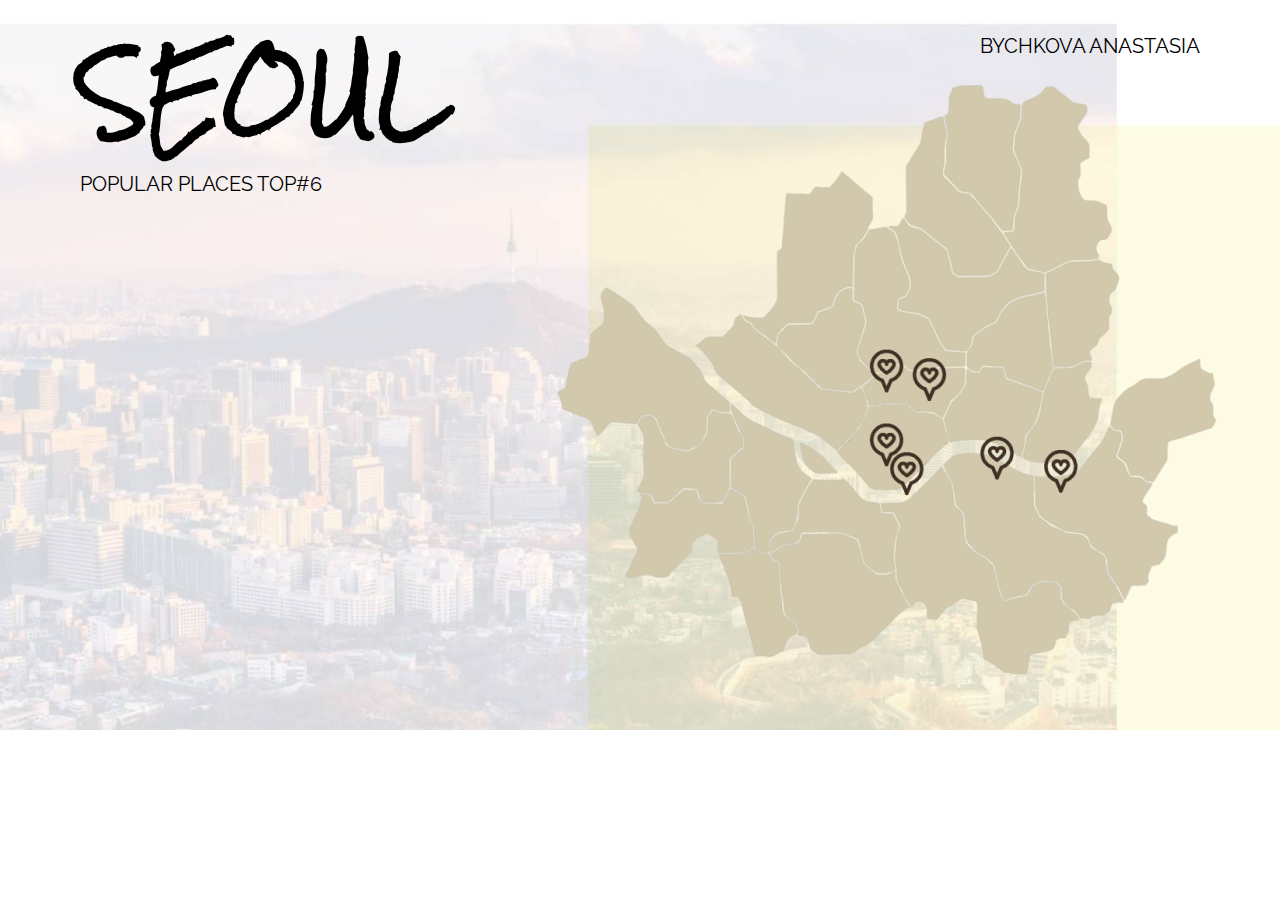
<file: Сеул/index.html>
<html>
<head>
	<meta charset="UTF-8">
	<link rel="stylesheet" href="assets/css/style.css">
<link href="https://fonts.googleapis.com/css2?family=Raleway:wght@400;700&family=Rock+Salt&display=swap" rel="stylesheet">
	<title>Seoul</title>
</head>
<body>
<header class="header">
    <div class="container">
        <div class="header__inner">
            <a class="name__link active" href="https://vk.com/tasi_bav">bychkova anastasia</a>
        </div>
    </div>
</header>
<div class="intro">
    <div class="container">
        <div class="intro__inner">
		<div class="inrto__left">
            <h1 class="intro__title">seoul</h1>
			<a class="top__link active" href="top6.html">popular places top#6</a>
		</div>
		<div class="intro__right">
			<img src="assets/images/map.png" align="left" usemap="#map" alt="Карта">
				<p><map name="map"> 
				<area shape="circle" alt="Дворец Кёнбоккун" 
				coords="350,336, 17" href="Gyeongbokgung.html" title="Дворец Кёнбоккун">
				<area shape="circle" alt="Инсандон" 
				coords="393,344, 17" href="Insandong.html" title="Инсандон">
				<area shape="circle" alt="K-STAR ROAD" 
				coords="461,424, 17" href="K-STAR ROAD.html" title="K-STAR ROAD">
				<area shape="circle" alt="Сеульская телебашня" 
				coords="350,410, 17" href="seoul TV tower.html" title="Сеульская телебашня">
				<area shape="circle" alt="Мост «Фонтан Радуги»" 
				coords="371,439, 17" href="Rainbow Fountain.html" title="Мост «Фонтан Радуги»">
				<area shape="circle" alt="Lotte World" 
				coords="525,436, 17" href="Lotte World.html" title="Lotte World">
				</map></p>
		</div>
        </div>
    </div>
</div>

</body>
</html>
</file>
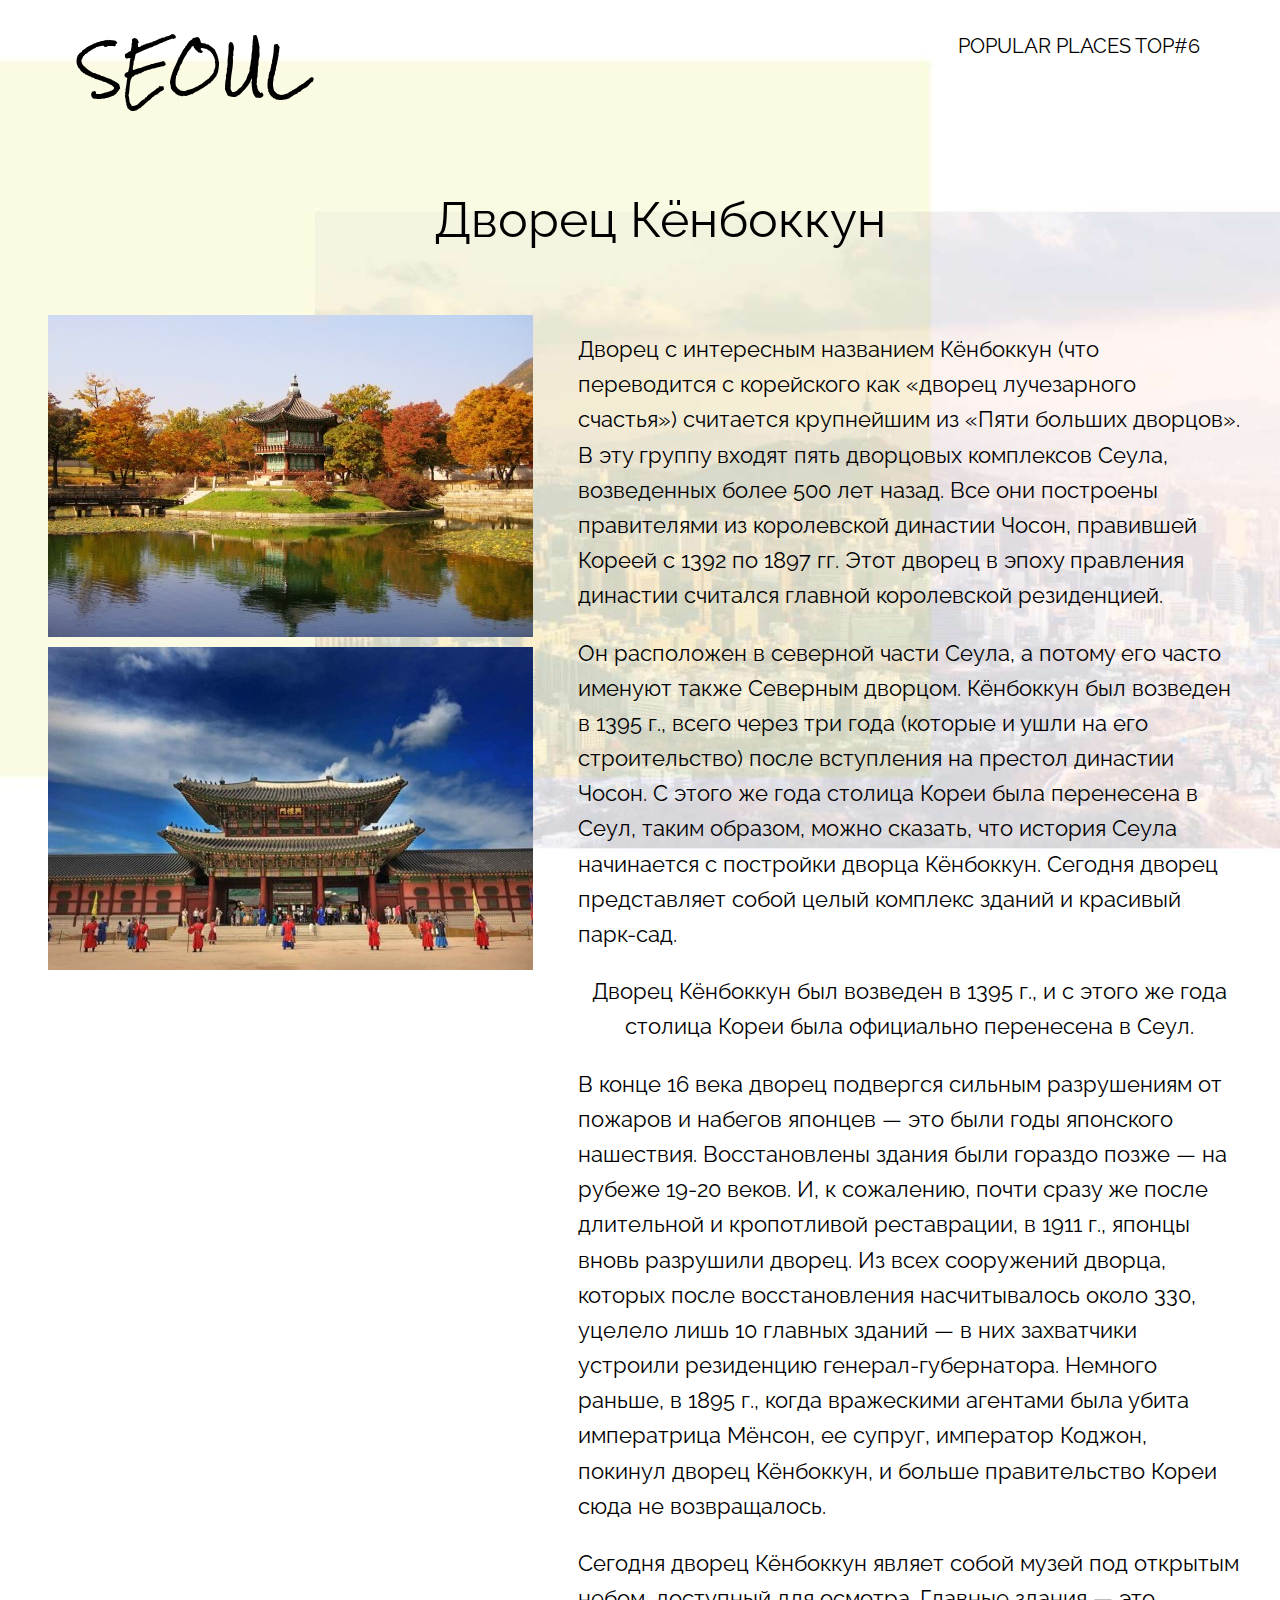
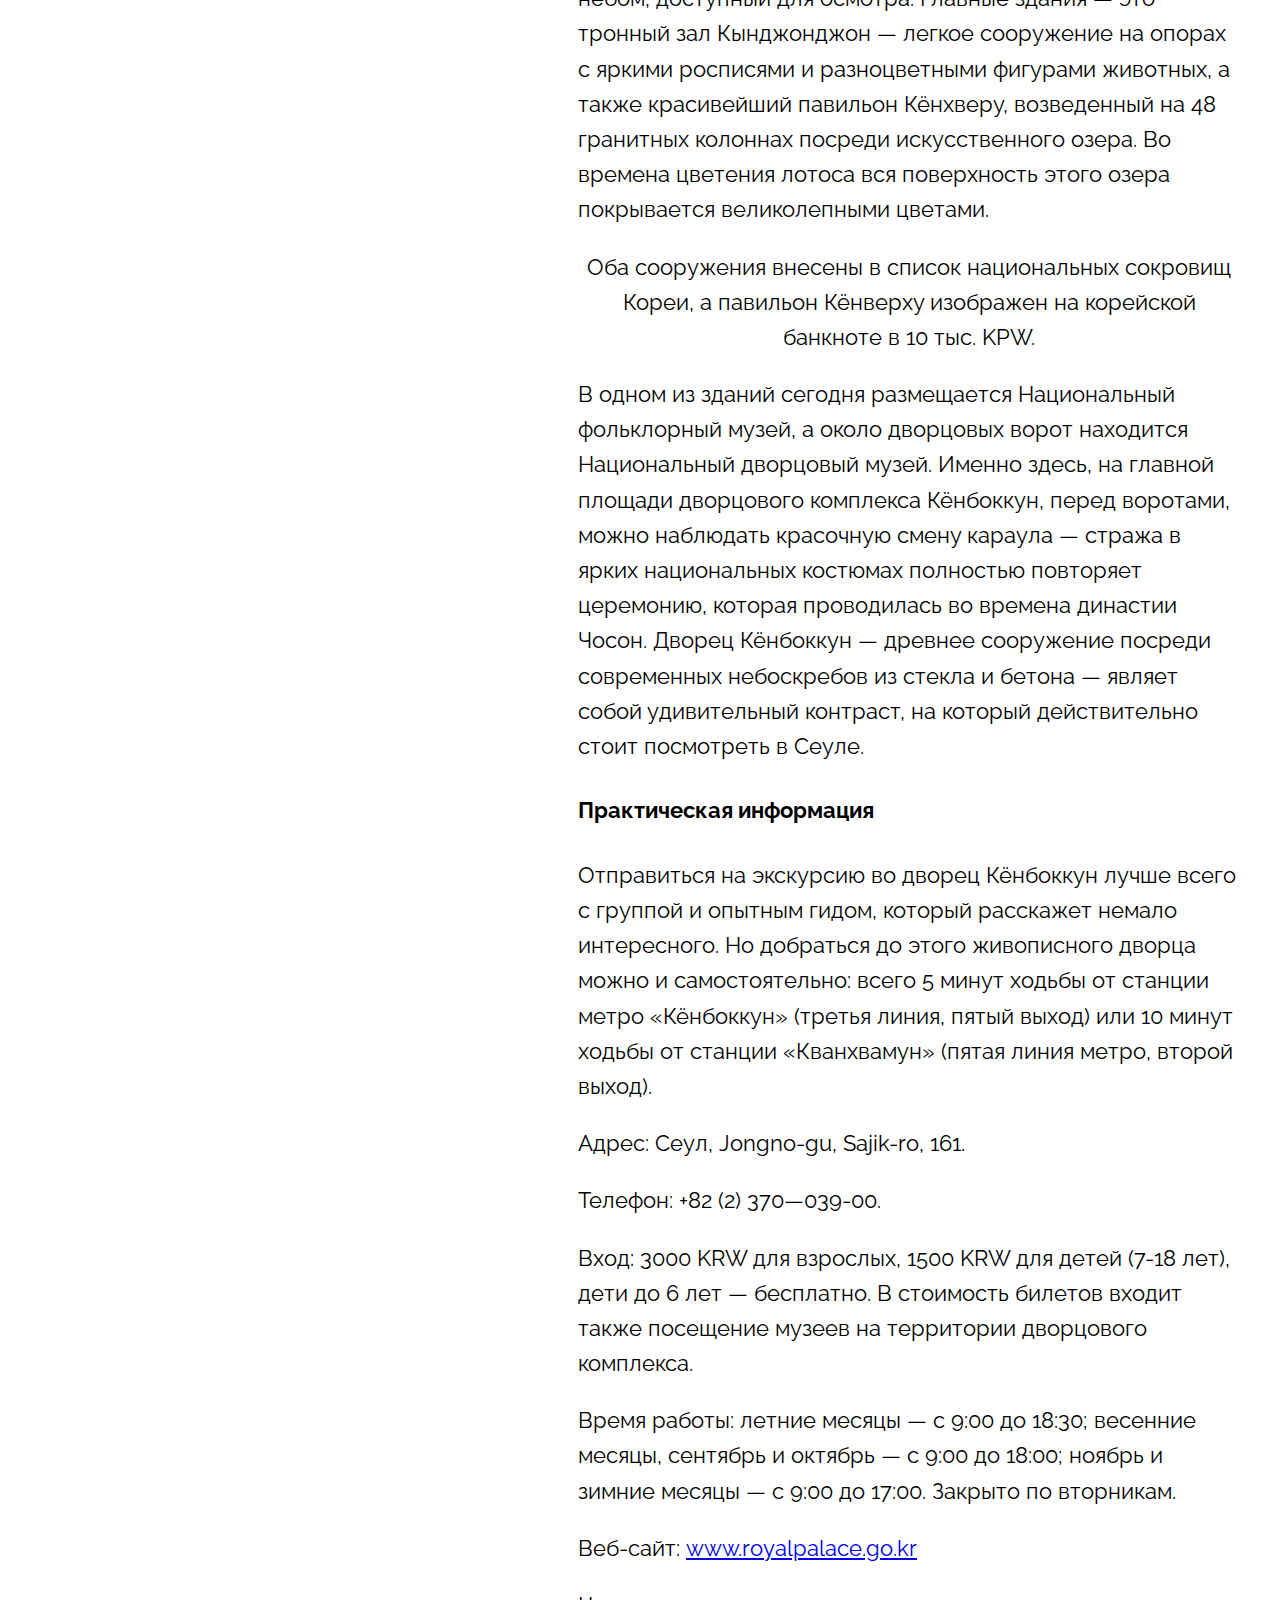
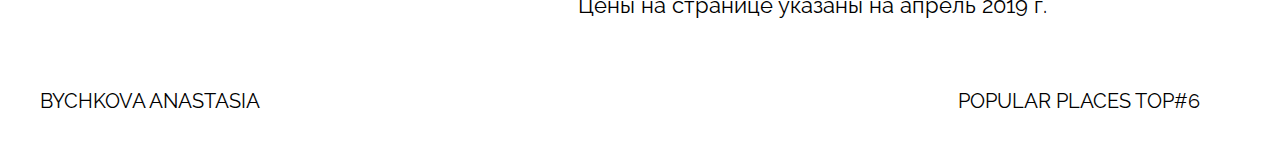
<file: Сеул/Gyeongbokgung.html>
<html>
<head>
	<meta charset="UTF-8">
	<link rel="stylesheet" href="assets/css/style1.css">
	<link href="https://fonts.googleapis.com/css2?family=Raleway:wght@400;700&family=Rock+Salt&display=swap" rel="stylesheet">
	<title>Gyeongbokgung</title>
</head>
<body>
<header class="header">
    <div class="container">
        <div class="header__inner">
            <a class="title__link active" href="index.html" title="На главную">seoul</a>
			<a class="top__link active" href="top6.html">popular places top#6</a>        </div>
    </div>
</header>
<div class="intro">
    <div class="container">
	<p class="titl" align="center" >Дворец Кёнбоккун</p>
        <div class="intro__inner">
		<div class="inrto__left">
            <img class="imag" src="assets/images/g1.jpg" align="right" alt="Дворец Кёнбоккун"></br>
			<img class="imag" src="assets/images/g2.jpg" align="right" alt="Дворец Кёнбоккун">
		</div>
		<div class="intro__right">
		<p>Дворец с интересным названием Кёнбоккун (что переводится с корейского как «дворец лучезарного счастья») считается крупнейшим из «Пяти больших дворцов». В эту группу входят пять дворцовых комплексов Сеула, возведенных более 500 лет назад. Все они построены правителями из королевской династии Чосон, правившей Кореей с 1392 по 1897 гг. Этот дворец в эпоху правления династии считался главной королевской резиденцией.</p>
		<p>Он расположен в северной части Сеула, а потому его часто именуют также Северным дворцом. Кёнбоккун был возведен в 1395 г., всего через три года (которые и ушли на его строительство) после вступления на престол династии Чосон. С этого же года столица Кореи была перенесена в Сеул, таким образом, можно сказать, что история Сеула начинается с постройки дворца Кёнбоккун. Сегодня дворец представляет собой целый комплекс зданий и красивый парк-сад.</p>
		<p align="center">Дворец Кёнбоккун был возведен в 1395 г., и с этого же года столица Кореи была официально перенесена в Сеул.</p>
		<p>В конце 16 века дворец подвергся сильным разрушениям от пожаров и набегов японцев — это были годы японского нашествия. Восстановлены здания были гораздо позже — на рубеже 19-20 веков. И, к сожалению, почти сразу же после длительной и кропотливой реставрации, в 1911 г., японцы вновь разрушили дворец. Из всех сооружений дворца, которых после восстановления насчитывалось около 330, уцелело лишь 10 главных зданий — в них захватчики устроили резиденцию генерал-губернатора. Немного раньше, в 1895 г., когда вражескими агентами была убита императрица Мёнсон, ее супруг, император Коджон, покинул дворец Кёнбоккун, и больше правительство Кореи сюда не возвращалось.</p>
		<p>Сегодня дворец Кёнбоккун являет собой музей под открытым небом, доступный для осмотра. Главные здания — это тронный зал Кынджонджон — легкое сооружение на опорах с яркими росписями и разноцветными фигурами животных, а также красивейший павильон Кёнхверу, возведенный на 48 гранитных колоннах посреди искусственного озера. Во времена цветения лотоса вся поверхность этого озера покрывается великолепными цветами.</p>
		<p align="center">Оба сооружения внесены в список национальных сокровищ Кореи, а павильон Кёнверху изображен на корейской банкноте в 10 тыс. KPW.</p>
		<p>В одном из зданий сегодня размещается Национальный фольклорный музей, а около дворцовых ворот находится Национальный дворцовый музей. Именно здесь, на главной площади дворцового комплекса Кёнбоккун, перед воротами, можно наблюдать красочную смену караула — стража в ярких национальных костюмах полностью повторяет церемонию, которая проводилась во времена династии Чосон. Дворец Кёнбоккун — древнее сооружение посреди современных небоскребов из стекла и бетона — являет собой удивительный контраст, на который действительно стоит посмотреть в Сеуле.</p>
		<h4>Практическая информация</h4>
		<p>Отправиться на экскурсию во дворец Кёнбоккун лучше всего с группой и опытным гидом, который расскажет немало интересного. Но добраться до этого живописного дворца можно и самостоятельно: всего 5 минут ходьбы от станции метро «Кёнбоккун» (третья линия, пятый выход) или 10 минут ходьбы от станции «Кванхвамун» (пятая линия метро, второй выход).</p>
		<p>Адрес: Сеул, Jongno-gu, Sajik-ro, 161.</p>
		<p>Телефон: +82 (2) 370—039-00.</p>
		<p>Вход: 3000 KRW для взрослых, 1500 KRW для детей (7-18 лет), дети до 6 лет — бесплатно. В стоимость билетов входит также посещение музеев на территории дворцового комплекса.</p>
		<p>Время работы: летние месяцы — с 9:00 до 18:30; весенние месяцы, сентябрь и октябрь — с 9:00 до 18:00; ноябрь и зимние месяцы — с 9:00 до 17:00. Закрыто по вторникам.</p>
		<p>Веб-сайт: <a href="http://www.royalpalace.go.kr/">www.royalpalace.go.kr</a></p>
		<p>Цены на странице указаны на апрель 2019 г.</p>

		</div>
        </div>
    </div>
</div>
<div class="down">
	<div class="container">
        <div class="header__inner">
            <a class="name__link active" href="https://vk.com/tasi_bav">bychkova anastasia</a>
			<a class="top__link active" href="top6.html">popular places top#6</a>
        </div>
    </div>
</div>
</body>
</html>
</file>
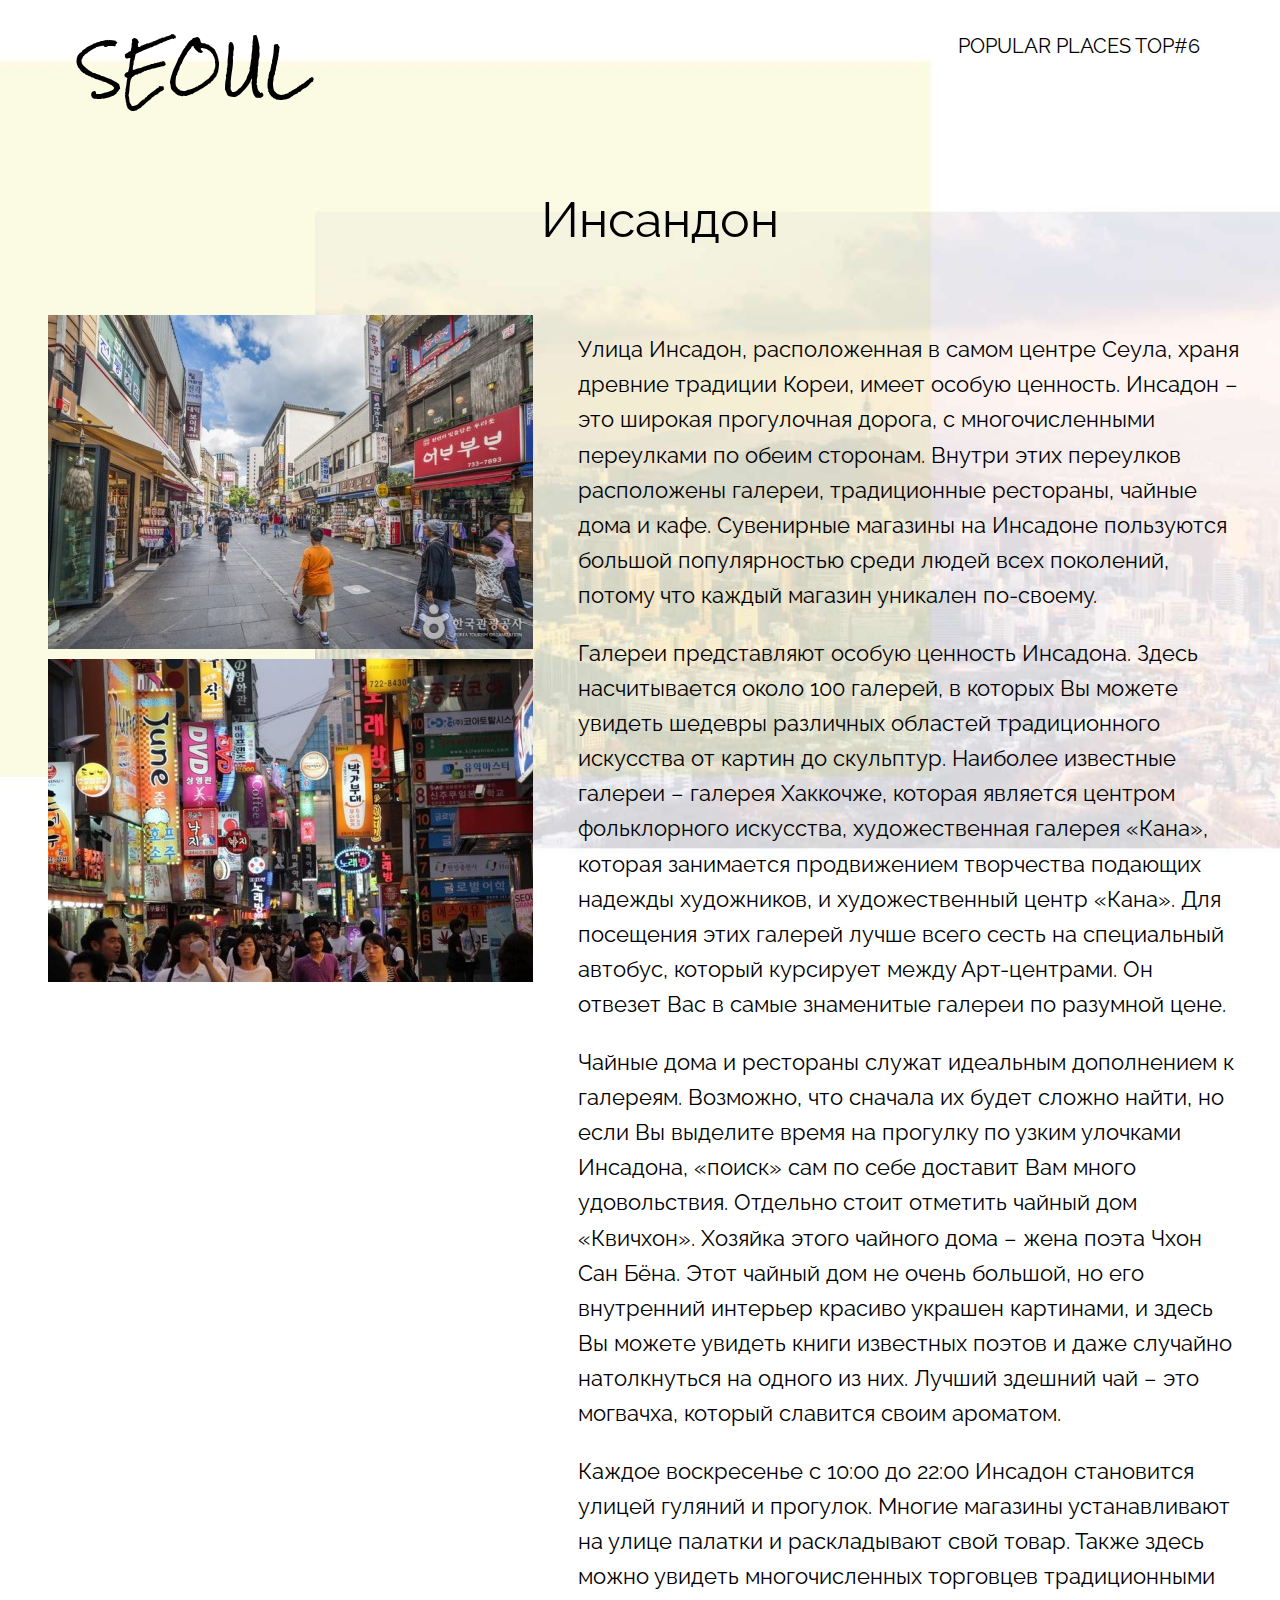
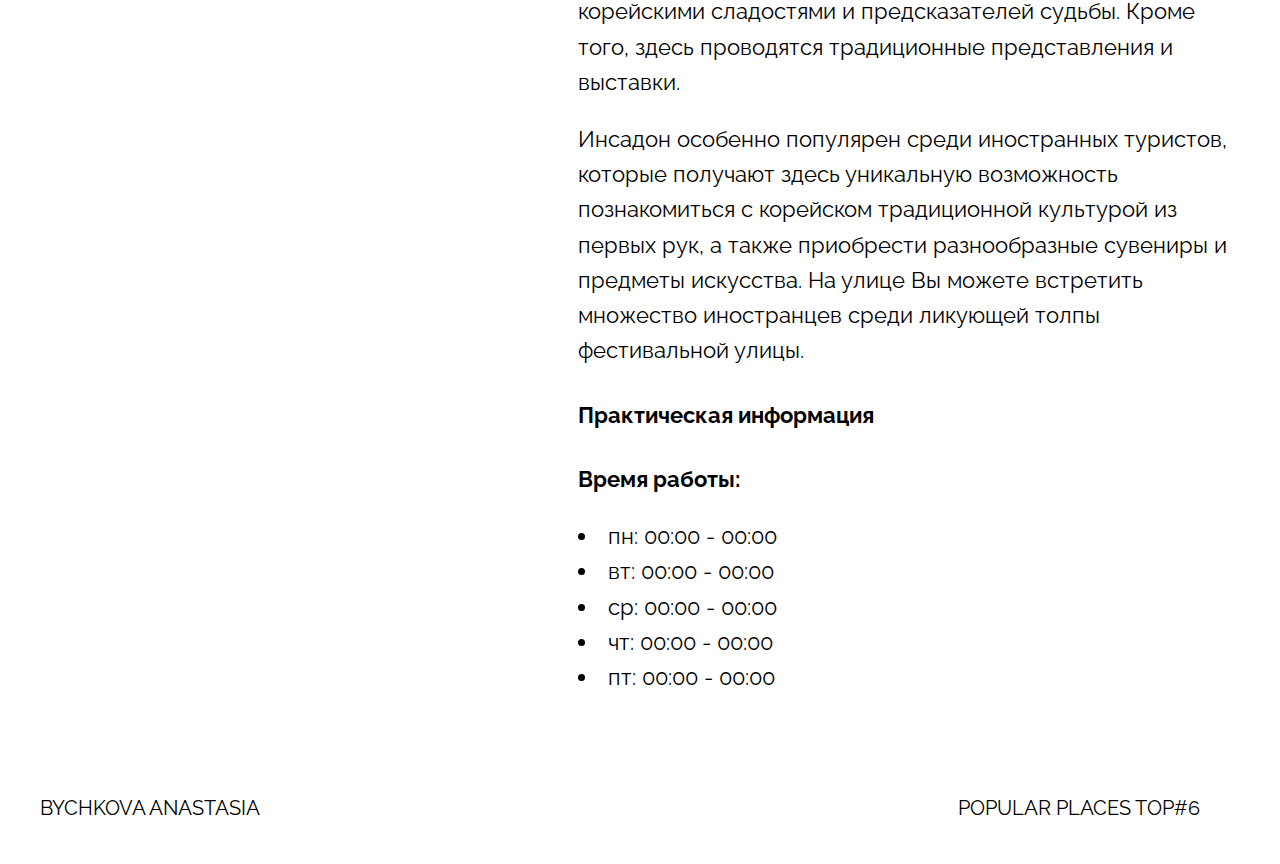
<file: Сеул/Insandong.html>
<html>
<head>
	<meta charset="UTF-8">
	<link rel="stylesheet" href="assets/css/style1.css">
	<link href="https://fonts.googleapis.com/css2?family=Raleway:wght@400;700&family=Rock+Salt&display=swap" rel="stylesheet">
	<title>Insandong</title>
</head>
<body>
<header class="header">
    <div class="container">
        <div class="header__inner">
            <a class="title__link active" href="index.html" title="На главную">seoul</a>
			<a class="top__link active" href="top6.html">popular places top#6</a>        </div>
    </div>
</header>
<div class="intro">
    <div class="container">
	<p class="titl" align="center" >Инсандон</p>
        <div class="intro__inner">
		<div class="inrto__left">
            <img class="imag" src="assets/images/i1.jpg" align="right" alt="Инсандон"></br>
			<img class="imag" src="assets/images/i2.jpg" align="right" alt="Инсандон">
		</div>
		<div class="intro__right">
		<p>Улица Инсадон, расположенная в самом центре Сеула, храня древние традиции Кореи, имеет особую ценность. Инсадон – это широкая прогулочная дорога, с многочисленными переулками по обеим сторонам. Внутри этих переулков расположены галереи, традиционные рестораны, чайные дома и кафе. Сувенирные магазины на Инсадоне пользуются большой популярностью среди людей всех поколений, потому что каждый магазин уникален по-своему.</p>
		<p>Галереи представляют особую ценность Инсадона. Здесь насчитывается около 100 галерей, в которых Вы можете увидеть шедевры различных областей традиционного искусства от картин до скульптур. Наиболее известные галереи – галерея Хаккочже, которая является центром фольклорного искусства, художественная галерея «Кана», которая занимается продвижением творчества подающих надежды художников, и художественный центр «Кана». Для посещения этих галерей лучше всего сесть на специальный автобус, который курсирует между Арт-центрами. Он отвезет Вас в самые знаменитые галереи по разумной цене.</p>
		<p>Чайные дома и рестораны служат идеальным дополнением к галереям. Возможно, что сначала их будет сложно найти, но если Вы выделите время на прогулку по узким улочками Инсадона, «поиск» сам по себе доставит Вам много удовольствия. Отдельно стоит отметить чайный дом «Квичхон». Хозяйка этого чайного дома – жена поэта Чхон Сан Бёна. Этот чайный дом не очень большой, но его внутренний интерьер красиво украшен картинами, и здесь Вы можете увидеть книги известных поэтов и даже случайно натолкнуться на одного из них. Лучший здешний чай – это могвачха, который славится своим ароматом.</p>
		<p>Каждое воскресенье с 10:00 до 22:00 Инсадон становится улицей гуляний и прогулок. Многие магазины устанавливают на улице палатки и раскладывают свой товар. Также здесь можно увидеть многочисленных торговцев традиционными корейскими сладостями и предсказателей судьбы. Кроме того, здесь проводятся традиционные представления и выставки.</p>
		<p>Инсадон особенно популярен среди иностранных туристов, которые получают здесь уникальную возможность познакомиться с корейском традиционной культурой из первых рук, а также приобрести разнообразные сувениры и предметы искусства. На улице Вы можете встретить множество иностранцев среди ликующей толпы фестивальной улицы.</p>
		<h4>Практическая информация</h4>
		<p> <b>Время работы:</b><br>           		         			<li>пн: 00:00 - 00:00</li>          		         			<li>вт: 00:00 - 00:00</li>          		         			<li>ср: 00:00 - 00:00</li>          		         			<li>чт: 00:00 - 00:00</li>          		         			<li>пт: 00:00 - 00:00</li><br></p>

		</div>
        </div>
    </div>
</div>
<div class="down">
	<div class="container">
        <div class="header__inner">
            <a class="name__link active" href="https://vk.com/tasi_bav">bychkova anastasia</a>
			<a class="top__link active" href="top6.html">popular places top#6</a>
        </div>
    </div>
</div>
</body>
</html>
</file>
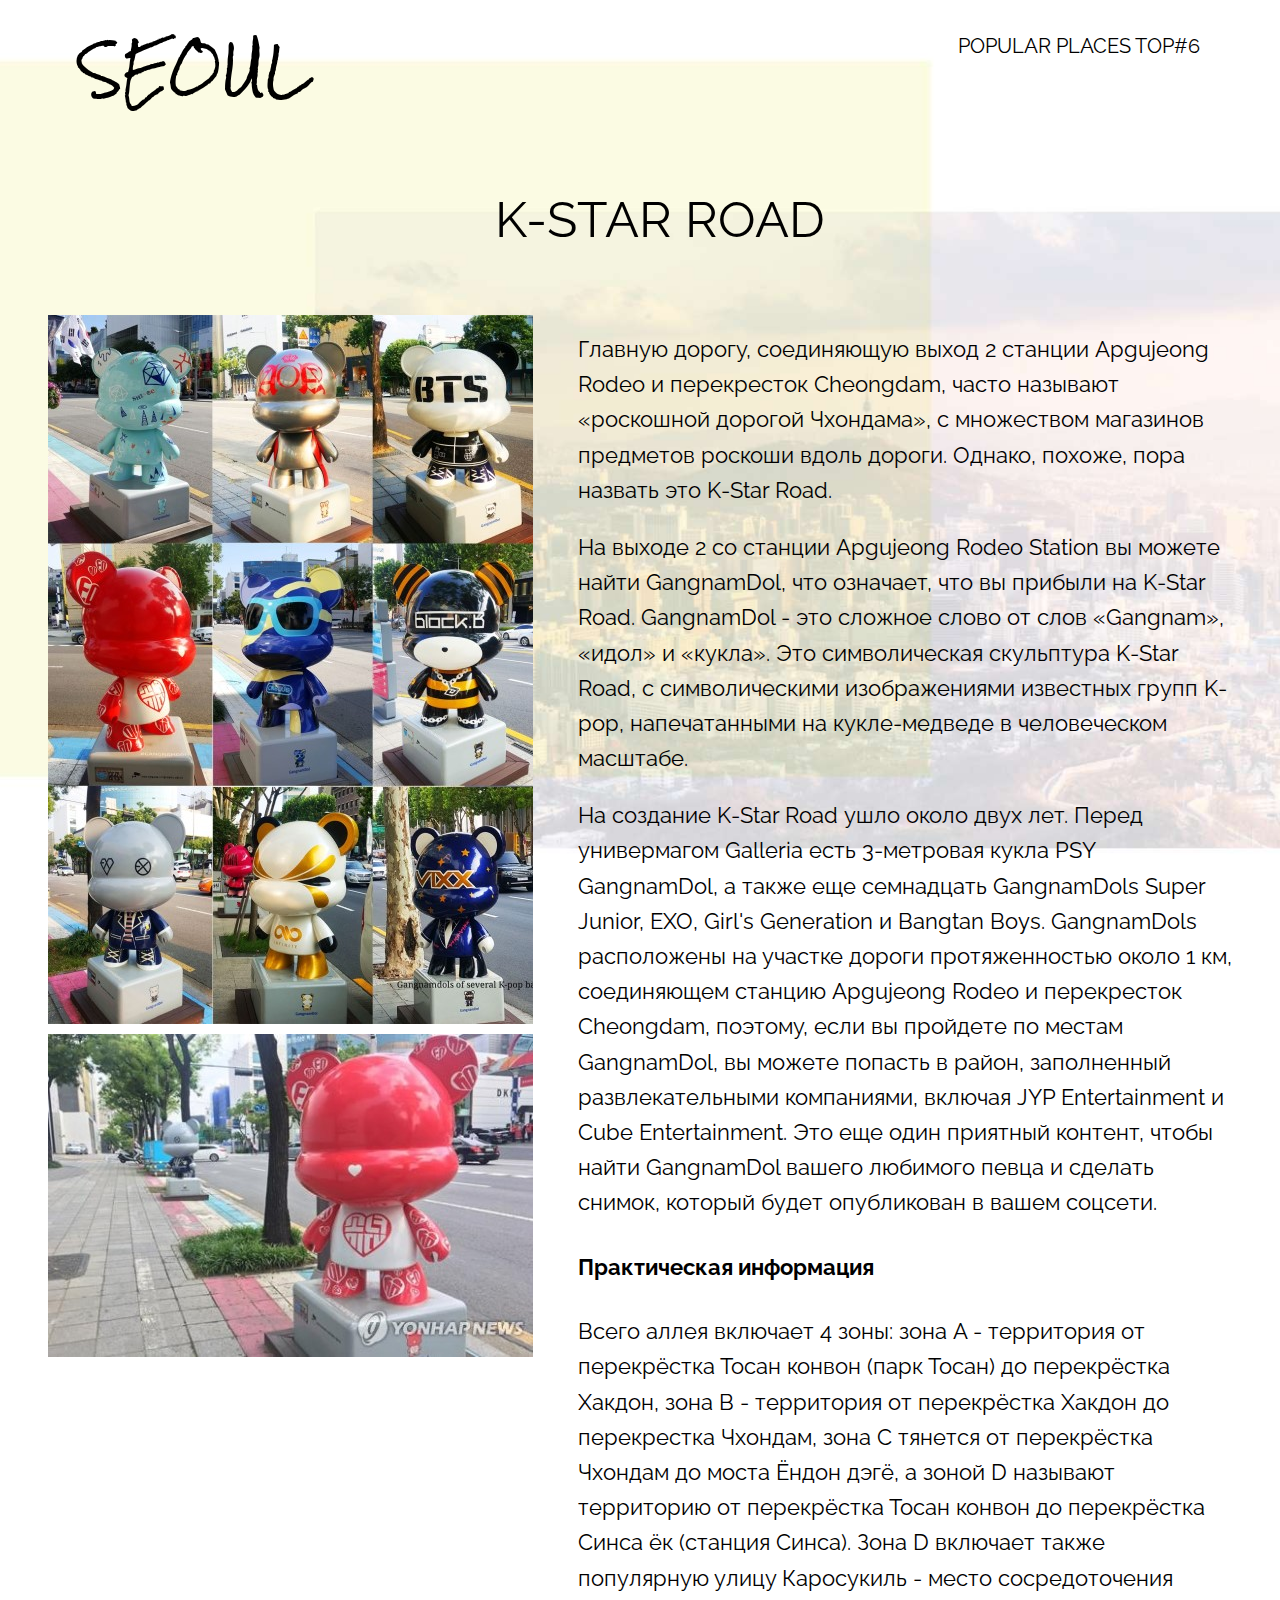
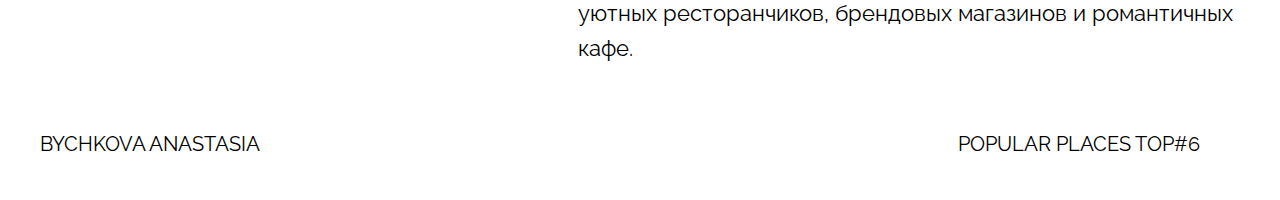
<file: Сеул/K-STAR ROAD.html>
<html>
<head>
	<meta charset="UTF-8">
	<link rel="stylesheet" href="assets/css/style1.css">
	<link href="https://fonts.googleapis.com/css2?family=Raleway:wght@400;700&family=Rock+Salt&display=swap" rel="stylesheet">
	<title>K-STAR ROAD</title>
</head>
<body>
<header class="header">
    <div class="container">
        <div class="header__inner">
            <a class="title__link active" href="index.html" title="На главную">seoul</a>
			<a class="top__link active" href="top6.html">popular places top#6</a>        </div>
    </div>
</header>
<div class="intro">
    <div class="container">
	<p class="titl" align="center" >K-STAR ROAD</p>
        <div class="intro__inner">
		<div class="inrto__left">
            <img class="imag" src="assets/images/k1.jpg" align="right" alt="K-STAR ROAD"></br>
			<img class="imag" src="assets/images/k2.jpg" align="right" alt="K-STAR ROAD">
		</div>
		<div class="intro__right">
		<p>Главную дорогу, соединяющую выход 2 станции Apgujeong Rodeo и перекресток Cheongdam, часто называют «роскошной дорогой Чхондама», с множеством магазинов предметов роскоши вдоль дороги. Однако, похоже, пора назвать это K-Star Road.</p>
		<p>На выходе 2 со станции Apgujeong Rodeo Station вы можете найти GangnamDol, что означает, что вы прибыли на K-Star Road. GangnamDol - это сложное слово от слов «Gangnam», «идол» и «кукла». Это символическая скульптура K-Star Road, с символическими изображениями известных групп K-pop, напечатанными на кукле-медведе в человеческом масштабе.</p>

		<p>На создание K-Star Road ушло около двух лет. Перед универмагом Galleria есть 3-метровая кукла PSY GangnamDol, а также еще семнадцать GangnamDols Super Junior, EXO, Girl's Generation и Bangtan Boys. GangnamDols расположены на участке дороги протяженностью около 1 км, соединяющем станцию ​​Apgujeong Rodeo и перекресток Cheongdam, поэтому, если вы пройдете по местам GangnamDol, вы можете попасть в район, заполненный развлекательными компаниями, включая JYP Entertainment и Cube Entertainment. Это еще один приятный контент, чтобы найти GangnamDol вашего любимого певца и сделать снимок, который будет опубликован в вашем соцсети.</p>
		<h4>Практическая информация</h4>
		<p>Всего аллея включает 4 зоны: зона A - территория от перекрёстка Тосан конвон (парк Тосан) до перекрёстка Хакдон, зона B - территория от перекрёстка Хакдон до перекрестка Чхондам, зона C тянется от перекрёстка Чхондам до моста Ёндон дэгё, а зоной D называют территорию от перекрёстка Тосан конвон до перекрёстка Синса ёк (станция Синса). Зона D включает также популярную улицу Каросукиль - место сосредоточения уютных ресторанчиков, брендовых магазинов и романтичных кафе.</p>

		</div>
        </div>
    </div>
</div>
<div class="down">
	<div class="container">
        <div class="header__inner">
            <a class="name__link active" href="https://vk.com/tasi_bav">bychkova anastasia</a>
			<a class="top__link active" href="top6.html">popular places top#6</a>
        </div>
    </div>
</div>
</body>
</html>
</file>
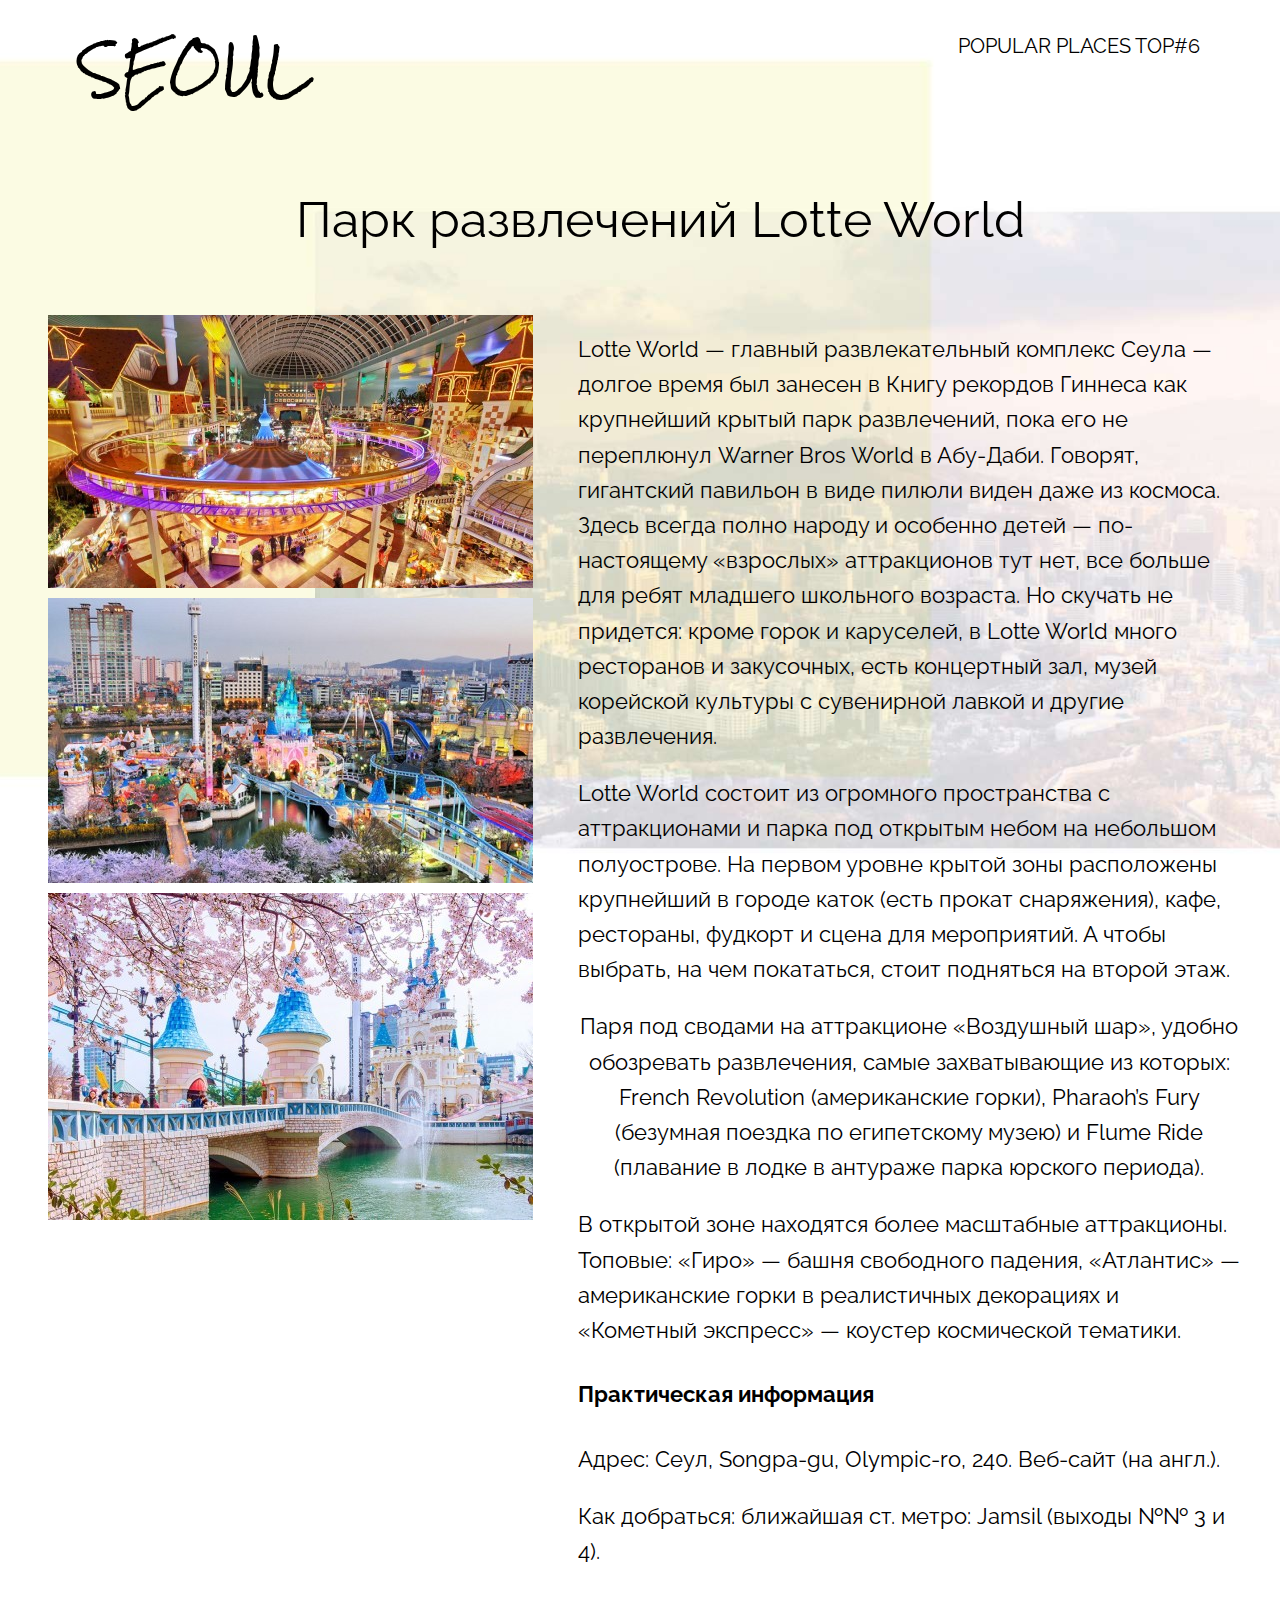
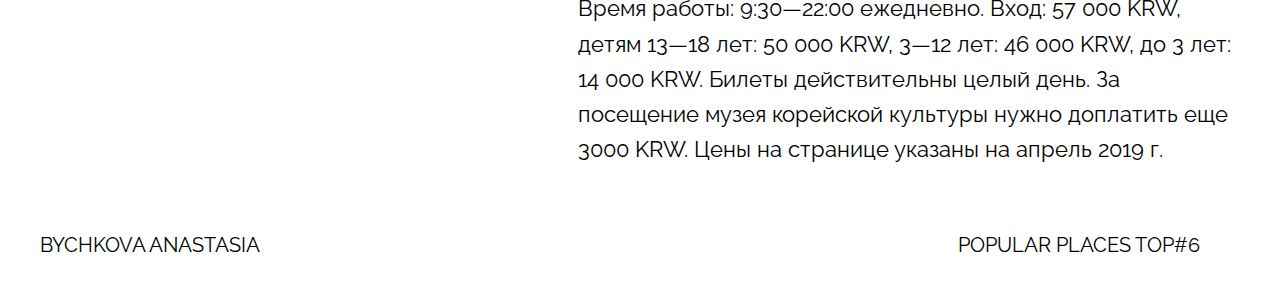
<file: Сеул/Lotte World.html>
<html>
<head>
	<meta charset="UTF-8">
	<link rel="stylesheet" href="assets/css/style1.css">
	<link href="https://fonts.googleapis.com/css2?family=Raleway:wght@400;700&family=Rock+Salt&display=swap" rel="stylesheet">
	<title>Lotte World</title>
</head>
<body>
<header class="header">
    <div class="container">
        <div class="header__inner">
            <a class="title__link active" href="index.html" title="На главную">seoul</a>
			<a class="top__link active" href="top6.html">popular places top#6</a>        </div>
    </div>
</header>
<div class="intro">
    <div class="container">
	<p class="titl" align="center" >Парк развлечений Lotte World</p>
        <div class="intro__inner">
		<div class="inrto__left">
            <img class="imag" src="assets/images/l1.jpg" align="right" alt="Парк развлечений Lotte World"></br>
			<img class="imag" src="assets/images/l2.jpg" align="right" alt="Парк развлечений Lotte World">
			<img class="imag" src="assets/images/l3.jpg" align="right" alt="Парк развлечений Lotte World"></br>

		</div>
		<div class="intro__right">
		<p>Lotte World — главный развлекательный комплекс Сеула — долгое время был занесен в Книгу рекордов Гиннеса как крупнейший крытый парк развлечений, пока его не переплюнул Warner Bros World в Абу-Даби. Говорят, гигантский павильон в виде пилюли виден даже из космоса. Здесь всегда полно народу и особенно детей — по-настоящему «взрослых» аттракционов тут нет, все больше для ребят младшего школьного возраста. Но скучать не придется: кроме горок и каруселей, в Lotte World много ресторанов и закусочных, есть концертный зал, музей корейской культуры с сувенирной лавкой и другие развлечения.</p>
		<p>Lotte World состоит из огромного пространства с аттракционами и парка под открытым небом на небольшом полуострове. На первом уровне крытой зоны расположены крупнейший в городе каток (есть прокат снаряжения), кафе, рестораны, фудкорт и сцена для мероприятий. А чтобы выбрать, на чем покататься, стоит подняться на второй этаж.</p>
		<p align="center">Паря под сводами на аттракционе «Воздушный шар», удобно обозревать развлечения, самые захватывающие из которых: French Revolution (американские горки), Pharaoh’s Fury (безумная поездка по египетскому музею) и Flume Ride (плавание в лодке в антураже парка юрского периода).</p>
		<p>В открытой зоне находятся более масштабные аттракционы. Топовые: «Гиро» — башня свободного падения, «Атлантис» — американские горки в реалистичных декорациях и «Кометный экспресс» — коустер космической тематики.</p>
		<h4>Практическая информация</h4>
		<p>Адрес: Сеул, Songpa-gu, Olympic-ro, 240. Веб-сайт (на англ.).</p>
		<p>Как добраться: ближайшая ст. метро: Jamsil (выходы №№ 3 и 4).</p>
		<p>Время работы: 9:30—22:00 ежедневно. Вход: 57 000 KRW, детям 13—18 лет: 50 000 KRW, 3—12 лет: 46 000 KRW, до 3 лет: 14 000 KRW. Билеты действительны целый день. За посещение музея корейской культуры нужно доплатить еще 3000 KRW. Цены на странице указаны на апрель 2019 г.</p>

		</div>
        </div>
    </div>
</div>
<div class="down">
	<div class="container">
        <div class="header__inner">
            <a class="name__link active" href="https://vk.com/tasi_bav">bychkova anastasia</a>
			<a class="top__link active" href="top6.html">popular places top#6</a>
        </div>
    </div>
</div>
</body>
</html>
</file>
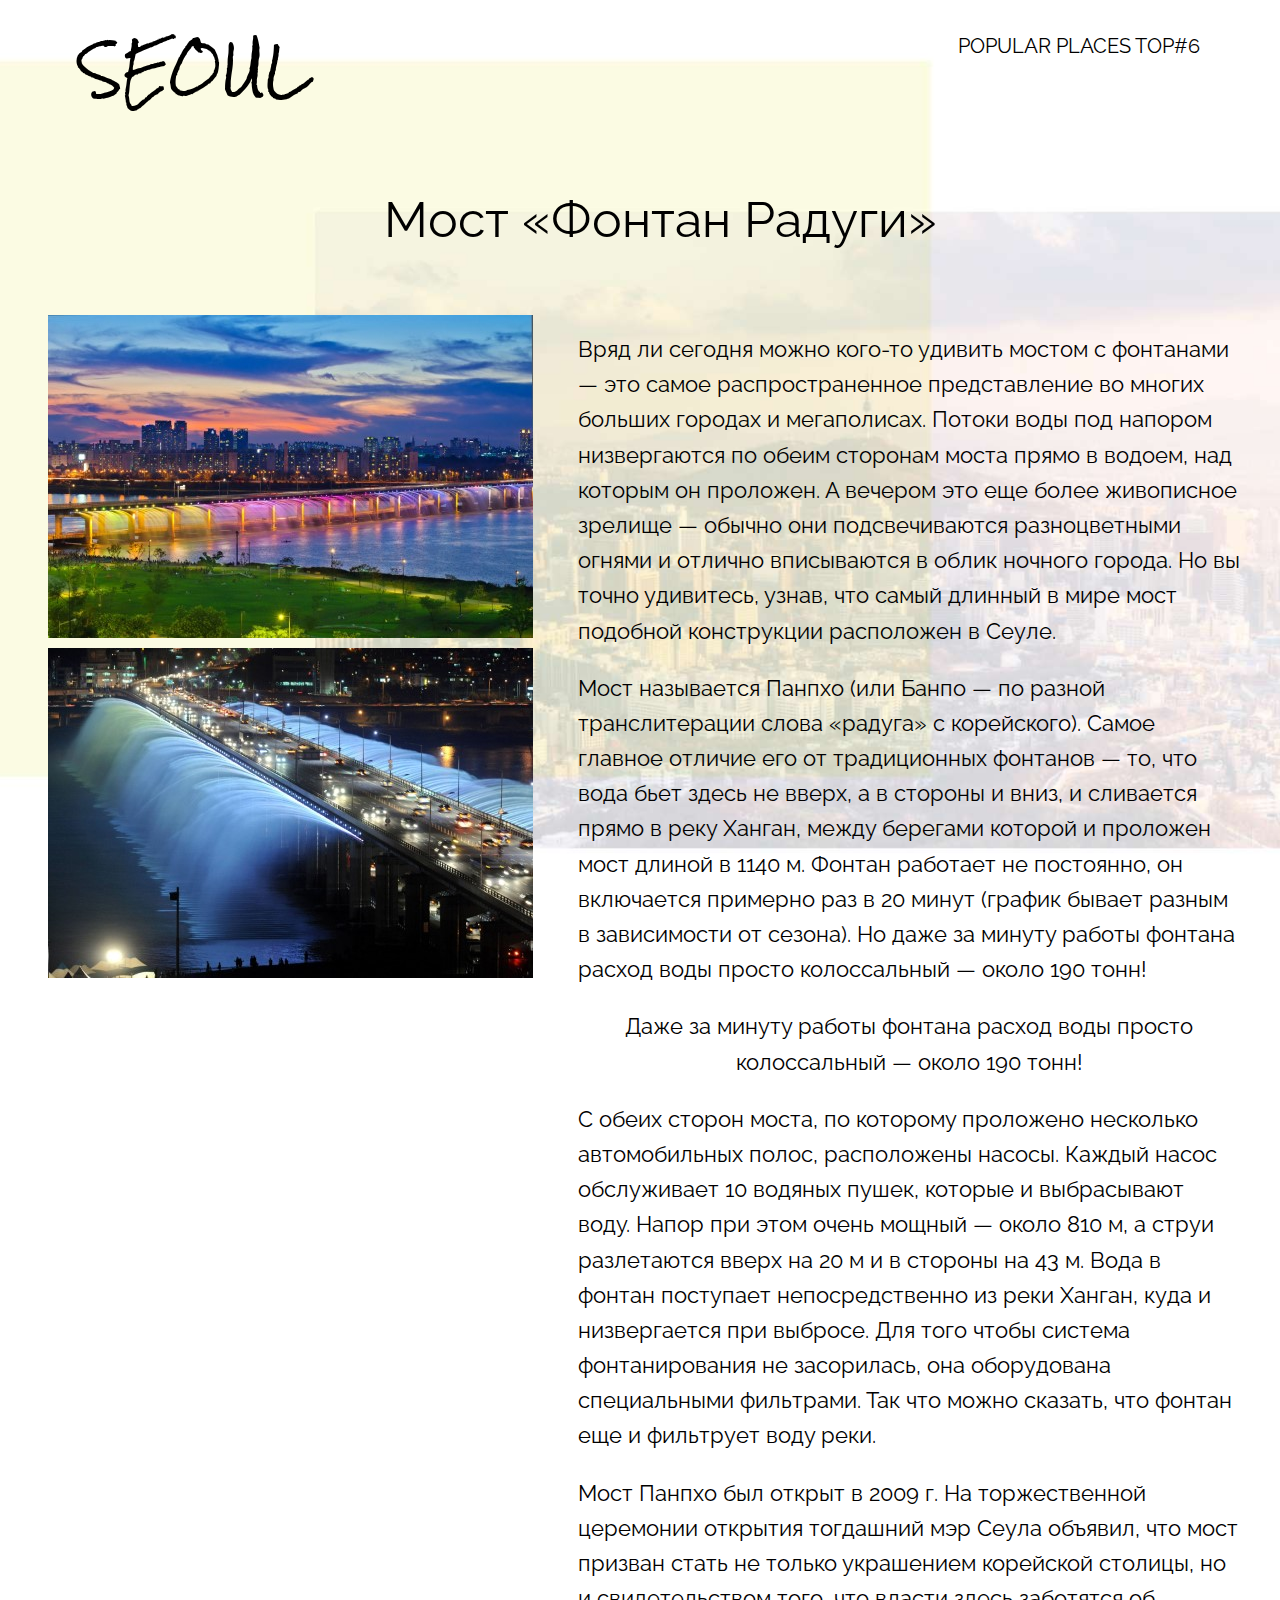
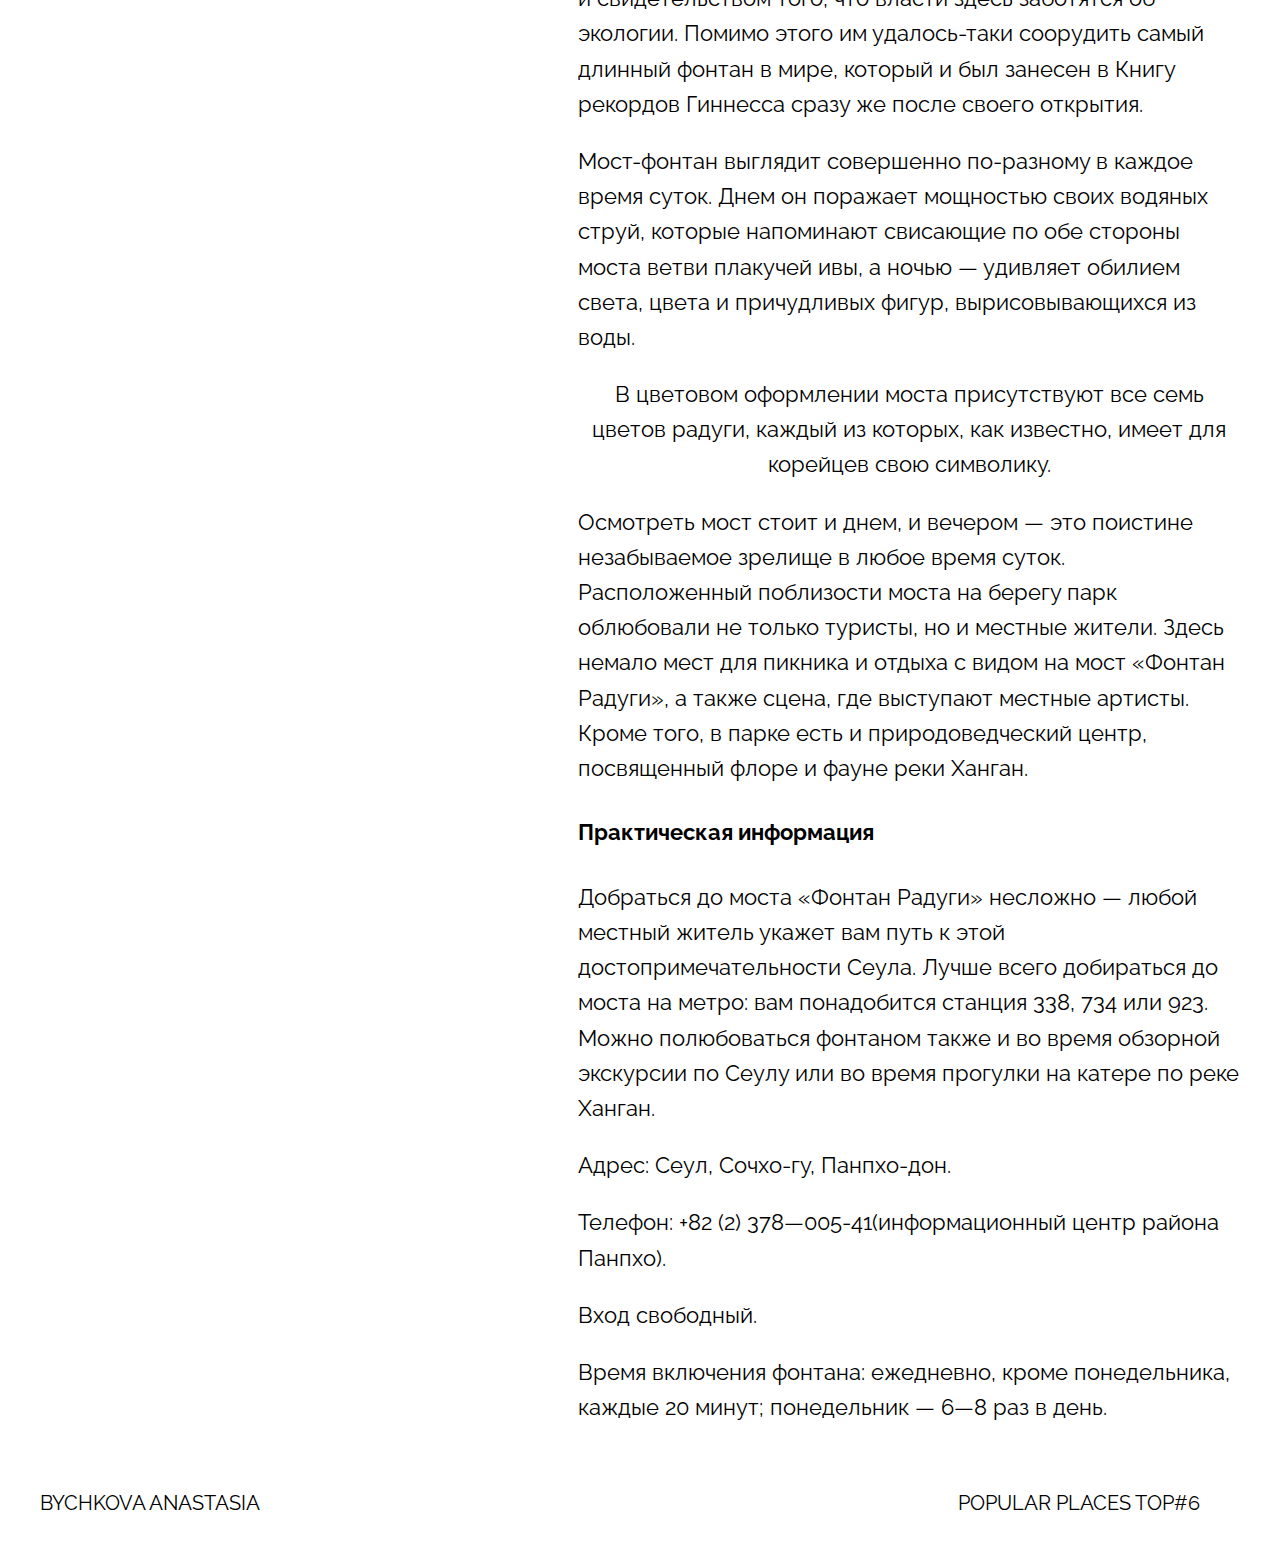
<file: Сеул/Rainbow Fountain.html>
<html>
<head>
	<meta charset="UTF-8">
	<link rel="stylesheet" href="assets/css/style1.css">
	<link href="https://fonts.googleapis.com/css2?family=Raleway:wght@400;700&family=Rock+Salt&display=swap" rel="stylesheet">
	<title>Rainbow Fountain</title>
</head>
<body>
<header class="header">
    <div class="container">
        <div class="header__inner">
            <a class="title__link active" href="index.html" title="На главную">seoul</a>
			<a class="top__link active" href="top6.html">popular places top#6</a>        </div>
    </div>
</header>
<div class="intro">
    <div class="container">
	<p class="titl" align="center" >Мост «Фонтан Радуги»</p>
        <div class="intro__inner">
		<div class="inrto__left">
            <img class="imag" src="assets/images/r1.jpg" align="right" alt="Мост «Фонтан Радуги»"></br>
			<img class="imag" src="assets/images/r2.jpg" align="right" alt="Мост «Фонтан Радуги»">
		</div>
		<div class="intro__right">
		<p>Вряд ли сегодня можно кого-то удивить мостом с фонтанами — это самое распространенное представление во многих больших городах и мегаполисах. Потоки воды под напором низвергаются по обеим сторонам моста прямо в водоем, над которым он проложен. А вечером это еще более живописное зрелище — обычно они подсвечиваются разноцветными огнями и отлично вписываются в облик ночного города. Но вы точно удивитесь, узнав, что самый длинный в мире мост подобной конструкции расположен в Сеуле.</p>
		<p>Мост называется Панпхо (или Банпо — по разной транслитерации слова «радуга» с корейского). Самое главное отличие его от традиционных фонтанов — то, что вода бьет здесь не вверх, а в стороны и вниз, и сливается прямо в реку Ханган, между берегами которой и проложен мост длиной в 1140 м. Фонтан работает не постоянно, он включается примерно раз в 20 минут (график бывает разным в зависимости от сезона). Но даже за минуту работы фонтана расход воды просто колоссальный — около 190 тонн!</p>
		<p align="center">Даже за минуту работы фонтана расход воды просто колоссальный — около 190 тонн!</p>
		<p>С обеих сторон моста, по которому проложено несколько автомобильных полос, расположены насосы. Каждый насос обслуживает 10 водяных пушек, которые и выбрасывают воду. Напор при этом очень мощный — около 810 м, а струи разлетаются вверх на 20 м и в стороны на 43 м. Вода в фонтан поступает непосредственно из реки Ханган, куда и низвергается при выбросе. Для того чтобы система фонтанирования не засорилась, она оборудована специальными фильтрами. Так что можно сказать, что фонтан еще и фильтрует воду реки.</p>
		<p>Мост Панпхо был открыт в 2009 г. На торжественной церемонии открытия тогдашний мэр Сеула объявил, что мост призван стать не только украшением корейской столицы, но и свидетельством того, что власти здесь заботятся об экологии. Помимо этого им удалось-таки соорудить самый длинный фонтан в мире, который и был занесен в Книгу рекордов Гиннесса сразу же после своего открытия.</p>
		<p>Мост-фонтан выглядит совершенно по-разному в каждое время суток. Днем он поражает мощностью своих водяных струй, которые напоминают свисающие по обе стороны моста ветви плакучей ивы, а ночью — удивляет обилием света, цвета и причудливых фигур, вырисовывающихся из воды.</p>
		<p align="center">В цветовом оформлении моста присутствуют все семь цветов радуги, каждый из которых, как известно, имеет для корейцев свою символику.</p>
		<p>Осмотреть мост стоит и днем, и вечером — это поистине незабываемое зрелище в любое время суток. Расположенный поблизости моста на берегу парк облюбовали не только туристы, но и местные жители. Здесь немало мест для пикника и отдыха с видом на мост «Фонтан Радуги», а также сцена, где выступают местные артисты. Кроме того, в парке есть и природоведческий центр, посвященный флоре и фауне реки Ханган.</p>
		<h4>Практическая информация</h4>
		<p>Добраться до моста «Фонтан Радуги» несложно — любой местный житель укажет вам путь к этой достопримечательности Сеула. Лучше всего добираться до моста на метро: вам понадобится станция 338, 734 или 923. Можно полюбоваться фонтаном также и во время обзорной экскурсии по Сеулу или во время прогулки на катере по реке Ханган.</p>
		<p>Адрес: Сеул, Сочхо-гу, Панпхо-дон.</p>
		<p>Телефон: +82 (2) 378—005-41(информационный центр района Панпхо).</p>
		<p>Вход свободный.</p>
		<p>Время включения фонтана: ежедневно, кроме понедельника, каждые 20 минут; понедельник — 6—8 раз в день.</p>

		</div>
        </div>
    </div>
</div>
<div class="down">
	<div class="container">
        <div class="header__inner">
            <a class="name__link active" href="https://vk.com/tasi_bav">bychkova anastasia</a>
			<a class="top__link active" href="top6.html">popular places top#6</a>
        </div>
    </div>
</div>
</body>
</html>
</file>
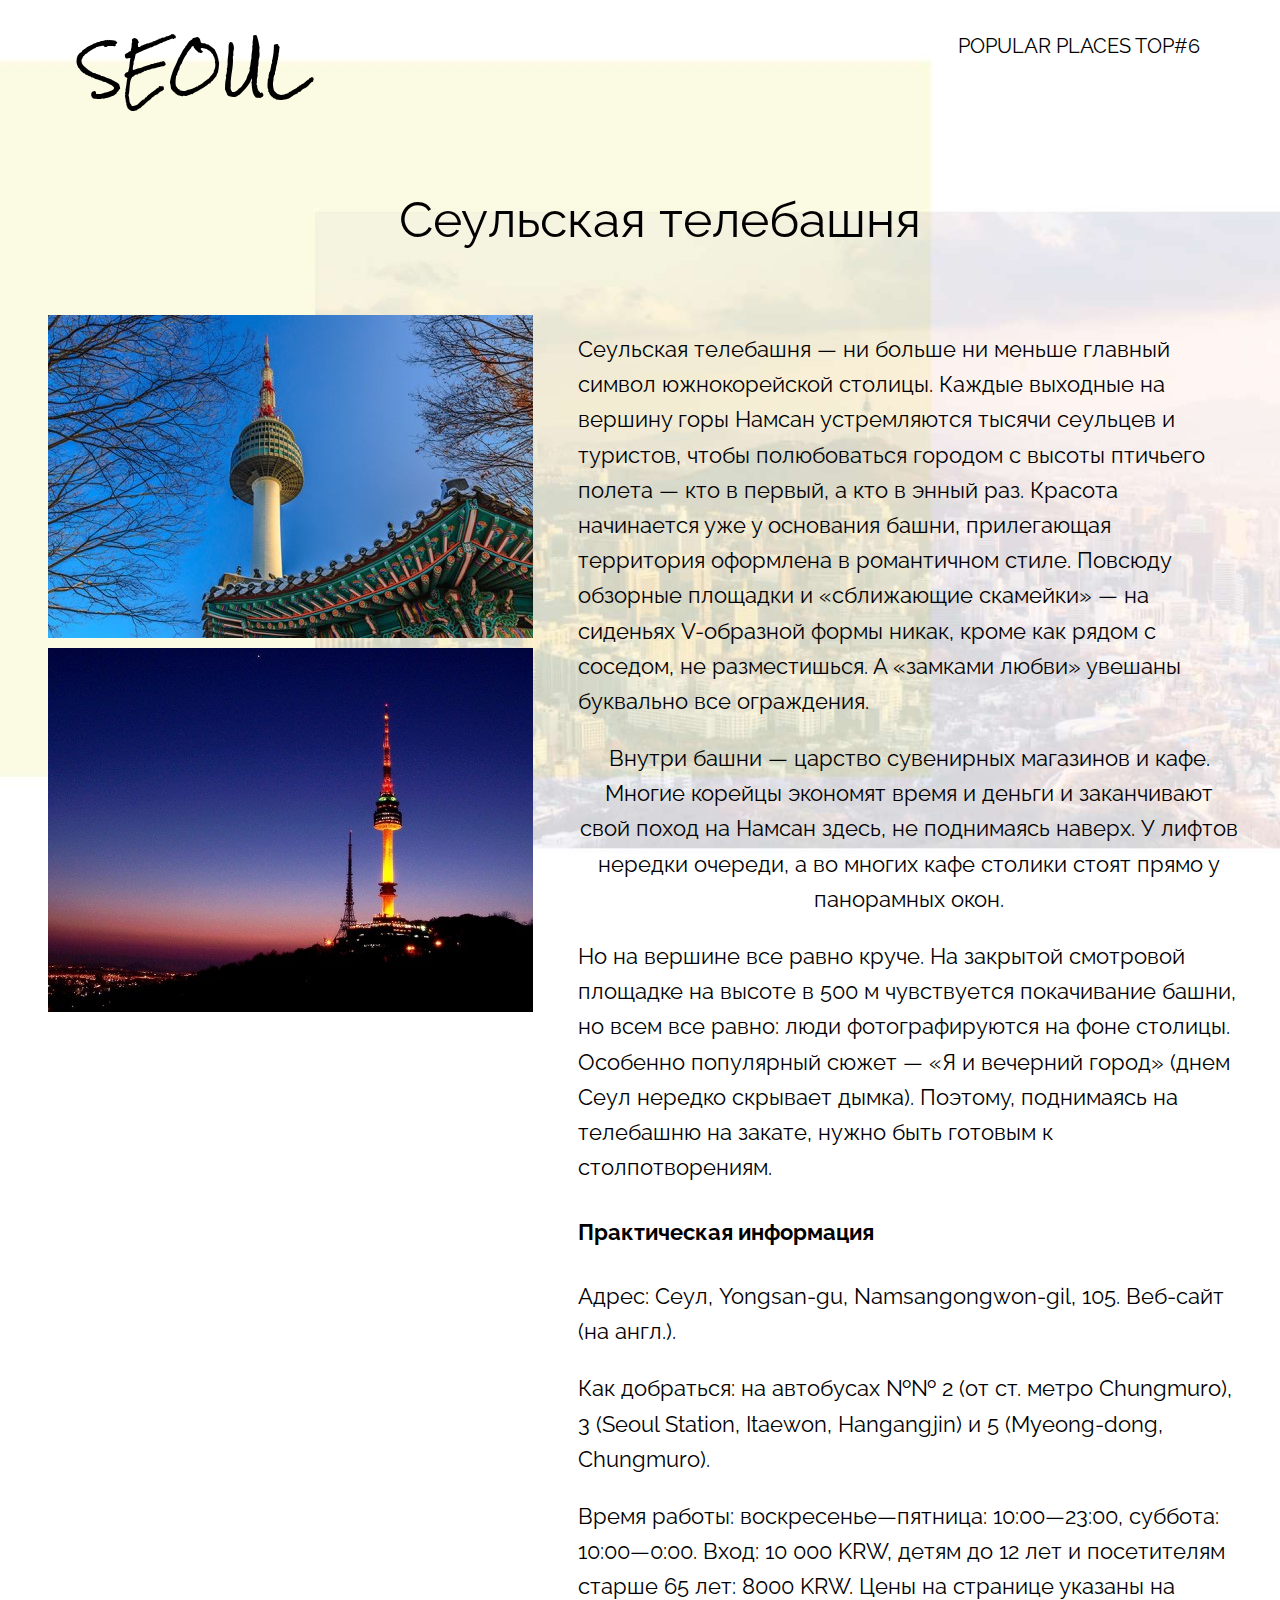
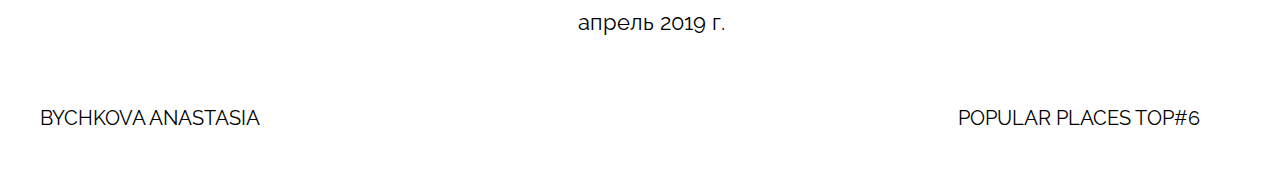
<file: Сеул/seoul TV tower.html>
<html>
<head>
	<meta charset="UTF-8">
	<link rel="stylesheet" href="assets/css/style1.css">
	<link href="https://fonts.googleapis.com/css2?family=Raleway:wght@400;700&family=Rock+Salt&display=swap" rel="stylesheet">
	<title>Seoul TV tower</title>
</head>
<body>
<header class="header">
    <div class="container">
        <div class="header__inner">
            <a class="title__link active" href="index.html" title="На главную">seoul</a>
			<a class="top__link active" href="top6.html">popular places top#6</a>        </div>
    </div>
</header>
<div class="intro">
    <div class="container">
	<p class="titl" align="center" >Сеульская телебашня</p>
        <div class="intro__inner">
		<div class="inrto__left">
            <img class="imag" src="assets/images/s1.jpg" align="right" alt="Сеульская телебашня"></br>
			<img class="imag" src="assets/images/s2.jpg" align="right" alt="Сеульская телебашня">
		</div>
		<div class="intro__right">
		<p>Сеульская телебашня — ни больше ни меньше главный символ южнокорейской столицы. Каждые выходные на вершину горы Намсан устремляются тысячи сеульцев и туристов, чтобы полюбоваться городом с высоты птичьего полета — кто в первый, а кто в энный раз. Красота начинается уже у основания башни, прилегающая территория оформлена в романтичном стиле. Повсюду обзорные площадки и «сближающие скамейки» — на сиденьях V-образной формы никак, кроме как рядом с соседом, не разместишься. А «замками любви» увешаны буквально все ограждения.</p>
		<p align="center">Внутри башни — царство сувенирных магазинов и кафе. Многие корейцы экономят время и деньги и заканчивают свой поход на Намсан здесь, не поднимаясь наверх. У лифтов нередки очереди, а во многих кафе столики стоят прямо у панорамных окон.</p>
		<p>Но на вершине все равно круче. На закрытой смотровой площадке на высоте в 500 м чувствуется покачивание башни, но всем все равно: люди фотографируются на фоне столицы. Особенно популярный сюжет — «Я и вечерний город» (днем Сеул нередко скрывает дымка). Поэтому, поднимаясь на телебашню на закате, нужно быть готовым к столпотворениям.</p>
		<h4>Практическая информация</h4>
		<p>Адрес: Сеул, Yongsan-gu, Namsangongwon-gil, 105. Веб-сайт (на англ.).</p>
		<p>Как добраться: на автобусах №№ 2 (от ст. метро Chungmuro), 3 (Seoul Station, Itaewon, Hangangjin) и 5 (Myeong-dong, Chungmuro).</p>
		<p>Время работы: воскресенье—пятница: 10:00—23:00, суббота: 10:00—0:00. Вход: 10 000 KRW, детям до 12 лет и посетителям старше 65 лет: 8000 KRW. Цены на странице указаны на апрель 2019 г.</p>

		</div>
        </div>
    </div>
</div>
<div class="down">
	<div class="container">
        <div class="header__inner">
            <a class="name__link active" href="https://vk.com/tasi_bav">bychkova anastasia</a>
			<a class="top__link active" href="top6.html">popular places top#6</a>
        </div>
    </div>
</div>
</body>
</html>
</file>
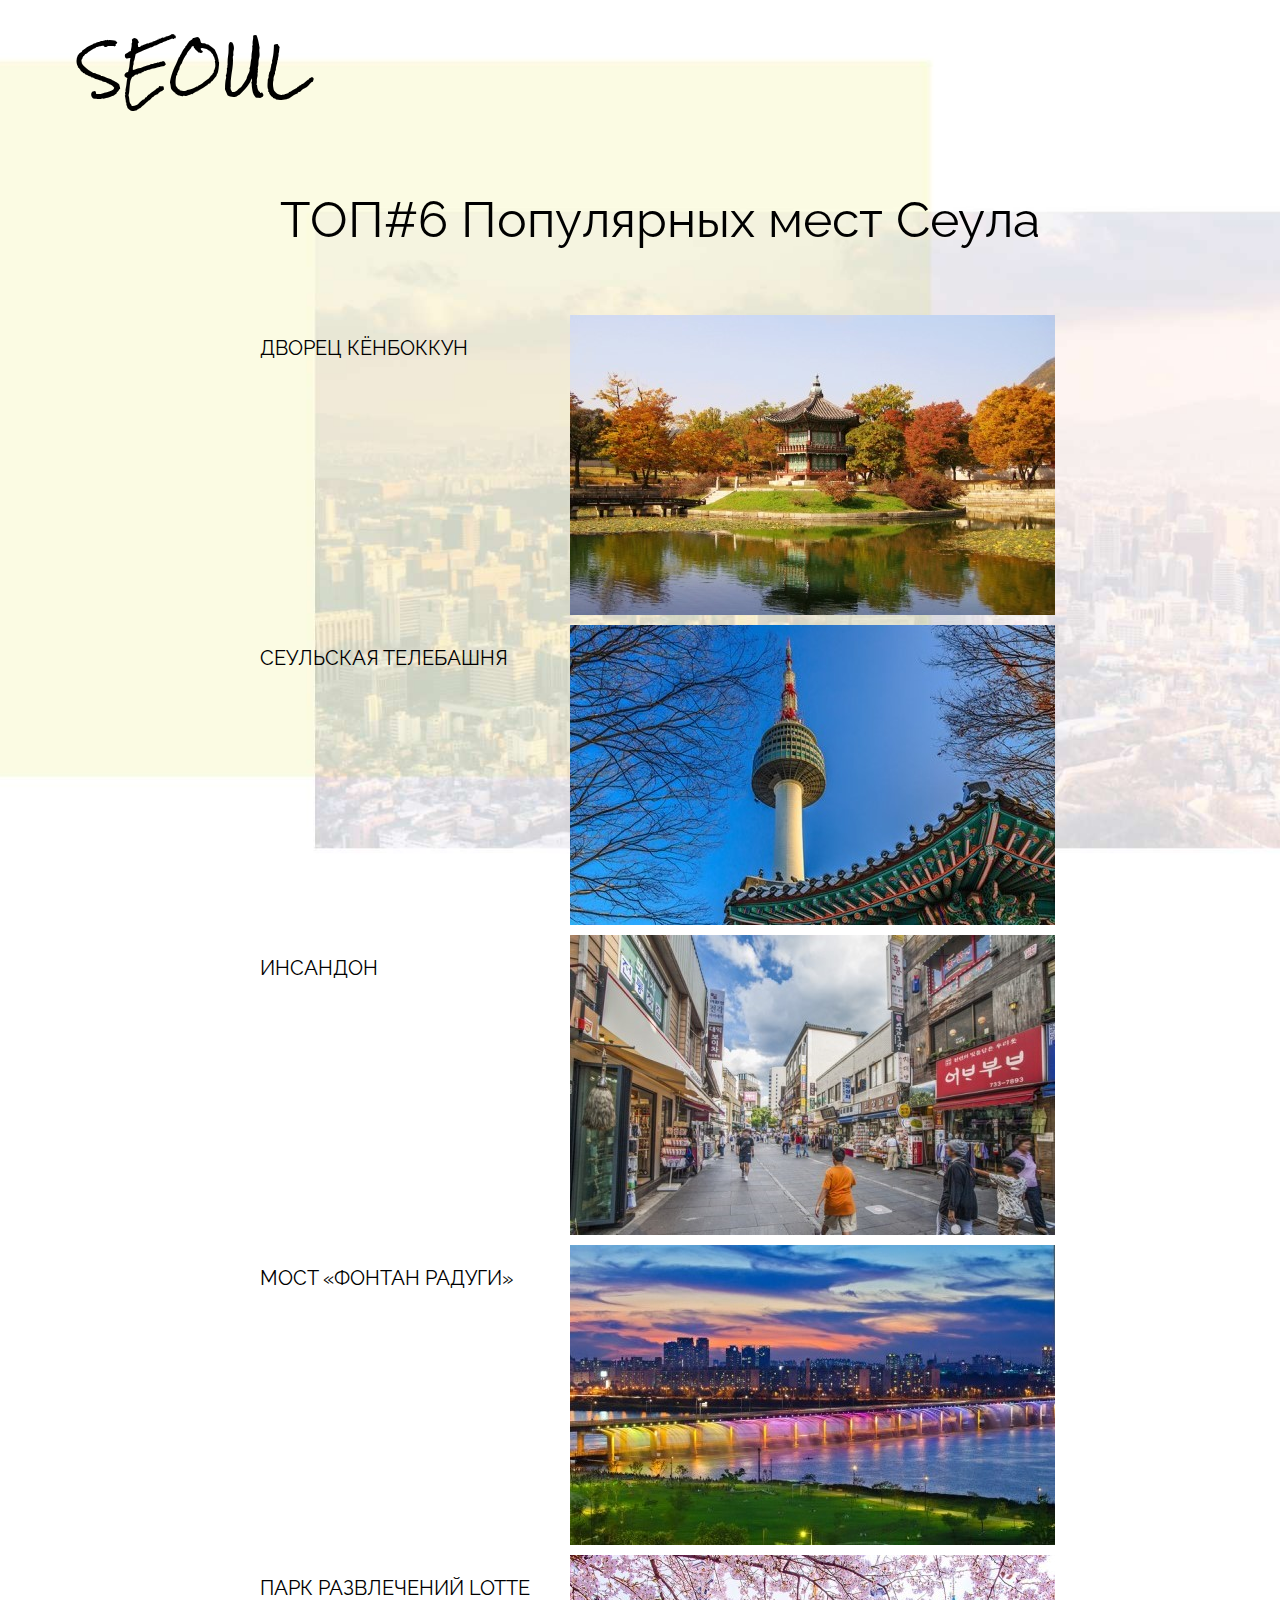
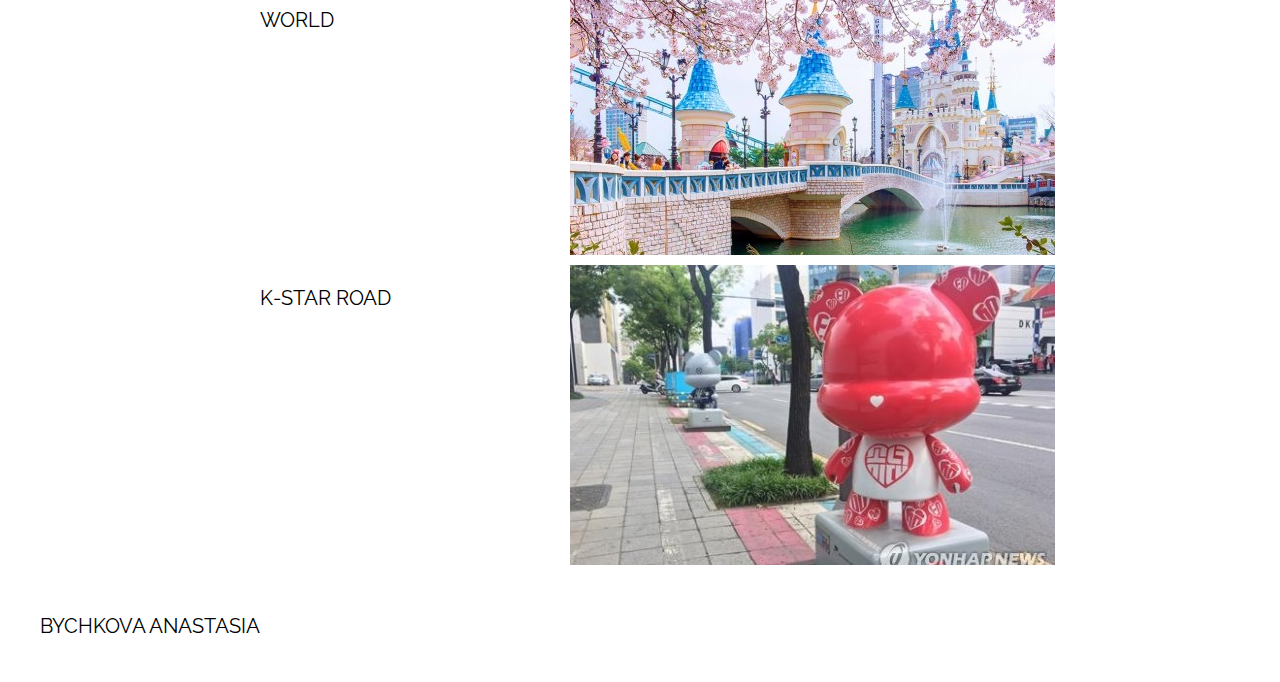
<file: Сеул/top6.html>
<html>
<head>
	<meta charset="UTF-8">
	<link rel="stylesheet" href="assets/css/style2.css">
	<link href="https://fonts.googleapis.com/css2?family=Raleway:wght@400;700&family=Rock+Salt&display=swap" rel="stylesheet">
	<title>TOP#6</title>
</head>
<body>
<header class="header">
    <div class="container">
        <div class="header__inner">
            <a class="title__link active" href="index.html" title="На главную">seoul</a>
			</div>
    </div>
</header>
<div class="intro">
    <div class="container">
	<p class="titl" align="center" >ТОП#6 Популярных мест Сеула</p>
        <div class="intro__inner">
		<div class="inrto__left">
		<p><a class="top__link active" href="Gyeongbokgung.html">Дворец Кёнбоккун</a></p>
		</div>
		<div class="intro__right">
            <img class="imag" src="assets/images/g1-6.jpg" align="right" alt="Дворец Кёнбоккун"></br>

		</div>
		</div>
		<div class="intro__inner">
		<div class="inrto__left">
		<p><a class="top__link active" href="seoul TV tower.html">Сеульская телебашня</a></p>
		</div>
		<div class="intro__right">
            <img class="imag" src="assets/images/s1-6.jpg" align="right" alt="Сеульская телебашня"></br>

		</div>
		</div>
		<div class="intro__inner">
		<div class="inrto__left">
		<p><a class="top__link active" href="Insandong.html">Инсандон</a></p>
		</div>
		<div class="intro__right">
            <img class="imag" src="assets/images/i1-6.jpg" align="right" alt="Инсандон"></br>

		</div>
		</div>
		<div class="intro__inner">
		<div class="inrto__left">
		<p><a class="top__link active" href="Rainbow Fountain.html">Мост «Фонтан Радуги»</a></p>
		</div>
		<div class="intro__right">
            <img class="imag" src="assets/images/r1-6.jpg" align="right" alt="Мост «Фонтан Радуги»"></br>
		</div>
		</div>
		<div class="intro__inner">
		<div class="inrto__left">
		<p><a class="top__link active" href="Lotte World.html">Парк развлечений Lotte World</a></p>
		</div>
		<div class="intro__right">
			<img class="imag" src="assets/images/l3-6.jpg" align="right" alt="Парк развлечений Lotte World">

		</div>
		</div>
		<div class="intro__inner">
		<div class="inrto__left">
		<p><a class="top__link active" href="K-STAR ROAD.html">K-STAR ROAD</a></p>
		</div>
		<div class="intro__right">
            <img class="imag" src="assets/images/k2-6.jpg" align="right" alt="K-STAR ROAD"></br>

		</div>
        </div>
    </div>
</div>
<div class="down">
	<div class="container">
        <div class="header__inner">
            <a class="name__link active" href="https://vk.com/tasi_bav">bychkova anastasia</a>
        </div>
    </div>
</div>
</body>
</html>
</file>
<file: Сеул/assets/css/style.css>
body{
	margin: 0;
	font-family:'Raleway', sans-serif;
	font-size: 22px;
	line-height: 1.6;
	color: #000000;
}

*,
*:before,
*:after{
	box-sizing: border-box;
}

/*container*/
.container {
	width: 100%;
	max-width: 1200px;
	margin: 0 auto;
}

/*Intro*/
.intro {
	width: 100%;
	background: url("../images/intro.jpg") center;
	background-repeat: no-repeat;
	background-attachment: fixed;
	background-size: cover;
	padding-top: 30px;
	
}

.intro__inner{
	display: flex;
	justify-content: space-between;
	aling-items: center;
}
.intro__left{
	
}
.intro__right{
	
}
h1{
	margin-top:0;
}
.intro__title{
	font-family: 'Rock Salt', cursive;
	color: #000000;
	text-transform: uppercase;
	font-size: 80px;
	margin-bottom: 10px;
	margin-left: 40px;
}

/*header*/
.header {
	width: 100%;
	padding-top: 30px;
	position: absolute;
	top: 0;
	left: 0;
	right: 0;
	z-index: 1000;
	
}
.header__inner{
	
	display: flex;
	justify-content: flex-end;
}

/*link*/
.name__link{
	font-size: 20px;
	text-transform: uppercase;
	color: #000;
	text-decoration: none; 
	text-align: left;
	margin-right: 40px;
	
	position: relative;
	transition: color 0.1s linear;
}
.name__link:after{
	content: "";
	display: block;
	width: 100%;
	height: 2px;
	
	background-color: #896e6e;
	position: absolute;
	
	top: 100%;
	left: 0;
	z-index: 1;
	opacity: 0;
	transition: opacity 0.1s linear;
}

.name__link:hover{
	color: #896e6e;
}

.name__link:hover:after{
	opacity: 1;
}
.top__link{
	font-size: 20px;
	text-transform: uppercase;
	color: #000;
	text-decoration: none; 
	text-align: left;
	font-family:'Raleway', sans-serif;
	position: relative;
	transition: color 0.1s linear;
	margin-left: 40px;
}
.top__link:after{
	content: "";
	display: block;
	width: 100%;
	height: 2px;
	
	background-color: #896e6e;
	position: absolute;
	
	top: 100%;
	left: 0;
	z-index: 1;
	opacity: 0;
	transition: opacity 0.1s linear;
}
.top__link:hover{
	color: #896e6e;
}

.top__link:hover:after{
	opacity: 1;
}

/*map*/
.maps{
	padding-top: 30px;
	position: absolute;
	top: 0;
	left: 0;
	right: 0;
	z-index: 1000;
}
</file>
<file: Сеул/assets/css/style1.css>
body{
	margin: 0;
	font-family:'Raleway', sans-serif;
	font-size: 22px;
	line-height: 1.6;
	color: #000000;
}

*,
*:before,
*:after{
	box-sizing: border-box;
}

/*container*/
.container {
	width: 100%;
	max-width: 1200px;
	margin: 0 auto;
}

/*Intro*/
.titl{
	font-family:'Raleway', sans-serif;
	 
	 font-size: 50px;
}
.intro {
	width: 100%;
	background: url("../images/fon2.jpg") center;
	background-repeat: no-repeat;
	background-attachment: fixed;
	background-size: cover;
	padding-top: 130px;
	
}

.intro__inner{
	display: flex;
	justify-content: space-between;
	aling-items: center;
}
.intro__left{
	
}
.intro__right{
	
}
.imag{
	padding: 5px; 
	
}

p{
	padding-left: 40px;
}
h4{
	padding-left: 40px;
	font-size: 22px;
}
li{
	padding-left: 40px;
}

/*header*/
.header {
	width: 100%;
	padding-top: 30px;
	position: absolute;
	top: 0;
	left: 0;
	right: 0;
	z-index: 1000;
	
}
.header__inner{
	
	display: flex;
	justify-content: space-between;
}
.top__link{
	font-size: 20px;
	height: 26px;
	text-transform: uppercase;
	color: #000;
	text-decoration: none; 
	text-align: left;
	font-family:'Raleway', sans-serif;
	position: relative;
	transition: color 0.1s linear;
	margin-right: 40px;
}
.top__link:after{
	content: "";
	display: block;
	width: 100%;
	height: 2px;
	
	background-color: #896e6e;
	position: absolute;
	
	top: 100%;
	left: 0;
	z-index: 1;
	opacity: 0;
	transition: opacity 0.1s linear;
}
.top__link:hover{
	color: #896e6e;
}

.top__link:hover:after{
	opacity: 1;
}
.title__link{
	font-size: 50px;
	font-family: 'Rock Salt', cursive;
	text-transform: uppercase;
	color: #000;
	text-decoration: none; 
	text-align: left;
	position: relative;
	transition: color 0.1s linear;
	margin-left: 40px;
}

.title__link:hover{
	color: #896e6e;
}
.name__link{
	font-size: 20px;
	text-transform: uppercase;
	color: #000;
	text-decoration: none; 
	text-align: left;
	margin-right: 40px;
	
	position: relative;
	transition: color 0.1s linear;
}
.name__link:after{
	content: "";
	display: block;
	width: 100%;
	height: 2px;
	
	background-color: #896e6e;
	position: absolute;
	
	top: 100%;
	left: 0;
	z-index: 1;
	opacity: 0;
	transition: opacity 0.1s linear;
}

.name__link:hover{
	color: #896e6e;
}

.name__link:hover:after{
	opacity: 1;
}
.down{
	margin-top: 40px;
	margin-bottom: 40px;
}
</file>
<file: Сеул/assets/css/style2.css>
body{
	margin: 0;
	font-family:'Raleway', sans-serif;
	font-size: 22px;
	line-height: 1.6;
	color: #000000;
}

*,
*:before,
*:after{
	box-sizing: border-box;
}

/*container*/
.container {
	width: 100%;
	max-width: 1200px;
	margin: 0 auto;
}

/*Intro*/
.titl{
	font-family:'Raleway', sans-serif;
	 
	 font-size: 50px;
}
.intro {
	width: 100%;
	background: url("../images/fon2.jpg") center;
	background-repeat: no-repeat;
	background-attachment: fixed;
	background-size: cover;
	padding-top: 130px;
	
}

.intro__inner{
	margin-left:15%;
	margin-right:15%;
	display: flex;
	justify-content: space-between;
	aling-items: center;
}
.intro__left{
	
}
.intro__right{
	
}
.imag{
	padding: 5px; 
	
}

p{
	padding-left: 40px;
}
h4{
	padding-left: 40px;
	font-size: 22px;
}
li{
	padding-left: 40px;
}

/*header*/
.header {
	width: 100%;
	padding-top: 30px;
	position: absolute;
	top: 0;
	left: 0;
	right: 0;
	z-index: 1000;
	
}
.header__inner{
	
	display: flex;
	justify-content: space-between;
}
.top__link{
	font-size: 20px;
	height: 26px;
	text-transform: uppercase;
	color: #000;
	text-decoration: none; 
	text-align: left;
	font-family:'Raleway', sans-serif;
	position: relative;
	transition: color 0.1s linear;
	margin-right: 40px;
}
.top__link:after{
	content: "";
	display: block;
	width: 100%;
	height: 2px;
	
	background-color: #896e6e;
	position: absolute;
	
	top: 100%;
	left: 0;
	z-index: 1;
	opacity: 0;
	transition: opacity 0.1s linear;
}
.top__link:hover{
	color: #896e6e;
}

.top__link:hover:after{
	opacity: 1;
}
.title__link{
	font-size: 50px;
	font-family: 'Rock Salt', cursive;
	text-transform: uppercase;
	color: #000;
	text-decoration: none; 
	text-align: left;
	position: relative;
	transition: color 0.1s linear;
	margin-left: 40px;
}

.title__link:hover{
	color: #896e6e;
}
.name__link{
	font-size: 20px;
	text-transform: uppercase;
	color: #000;
	text-decoration: none; 
	text-align: left;
	margin-right: 40px;
	
	position: relative;
	transition: color 0.1s linear;
}
.name__link:after{
	content: "";
	display: block;
	width: 100%;
	height: 2px;
	
	background-color: #896e6e;
	position: absolute;
	
	top: 100%;
	left: 0;
	z-index: 1;
	opacity: 0;
	transition: opacity 0.1s linear;
}

.name__link:hover{
	color: #896e6e;
}

.name__link:hover:after{
	opacity: 1;
}

.down{
	margin-top: 40px;
	margin-bottom: 40px;
}
</file>
